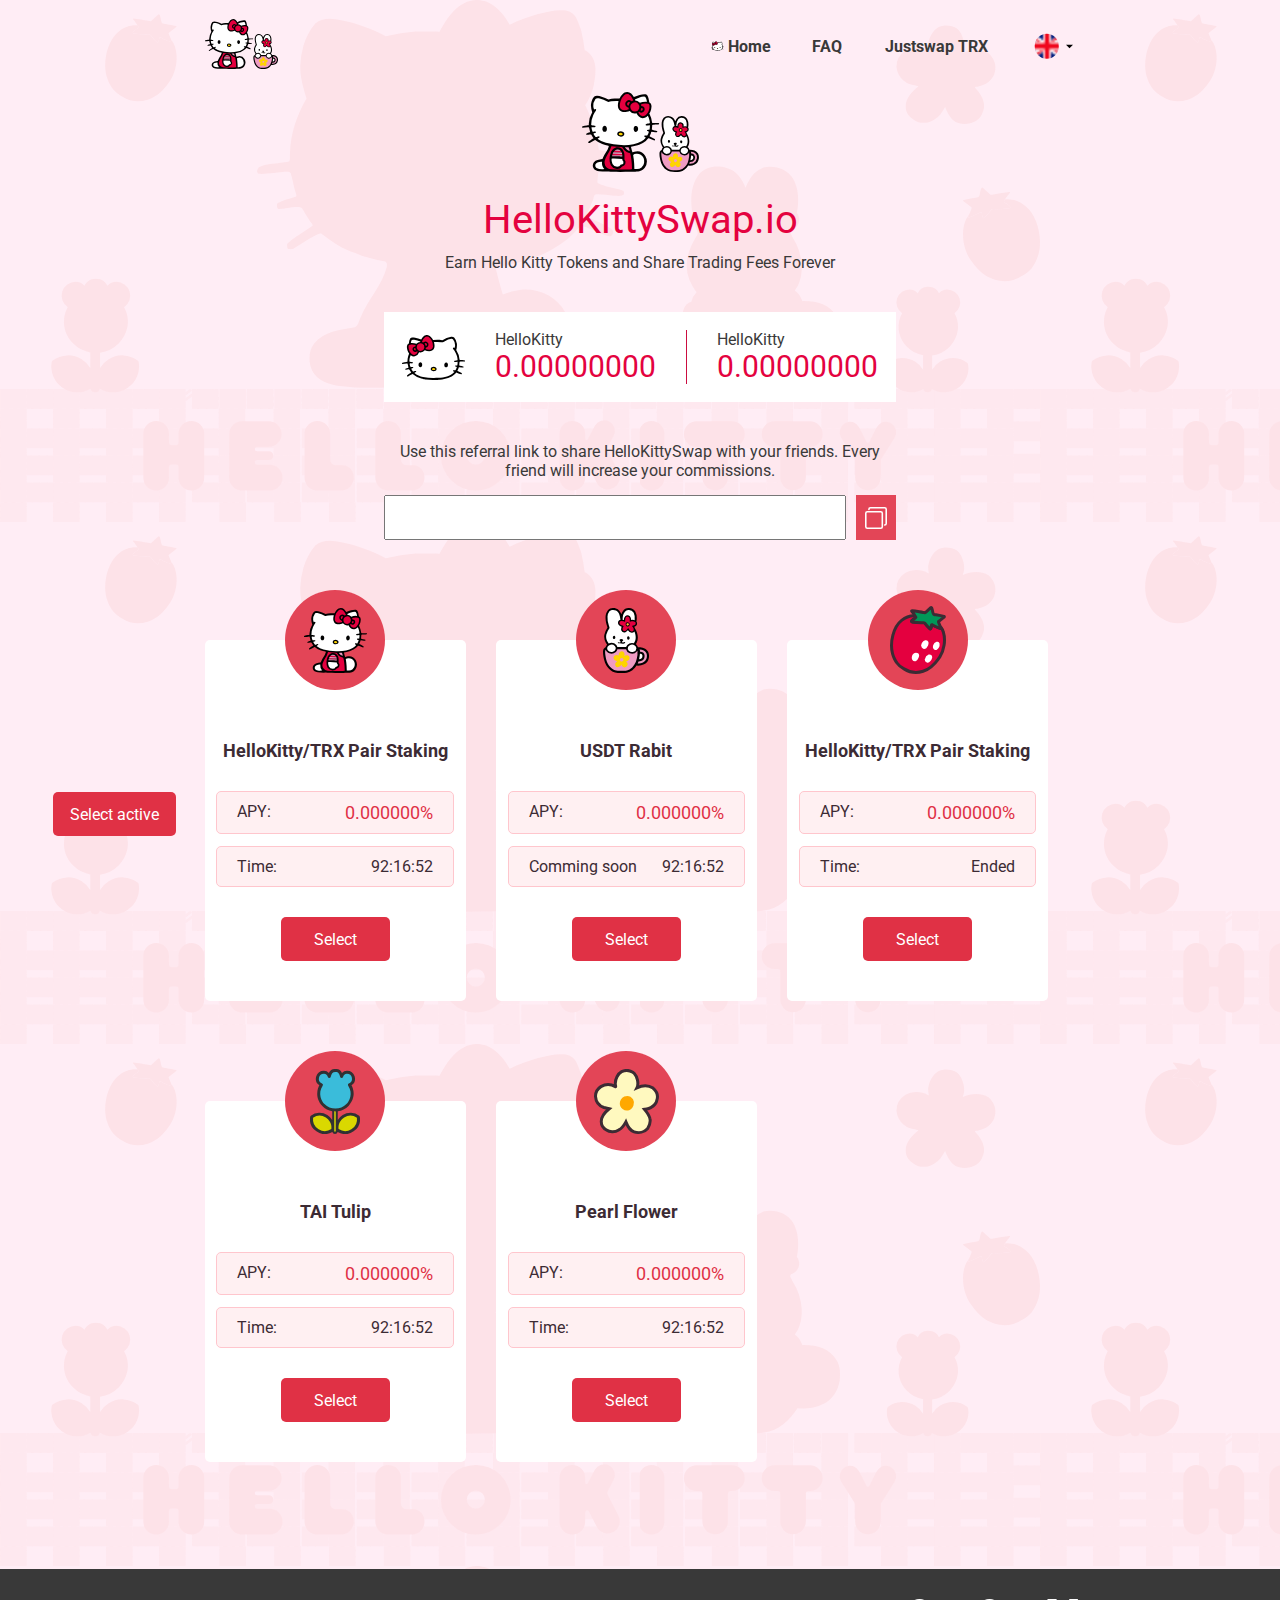
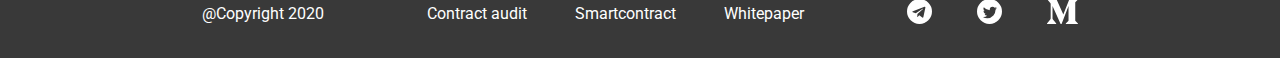
<file: index.html>
<!DOCTYPE html>
<html lang="en">
<head>
    <meta charset="UTF-8">
    <meta http-equiv="X-UA-Compatible" content="IE=edge">
    <meta name="viewport" content="width=device-width, initial-scale=1.0">
    <title>Hello-kitty</title>
    <link rel="stylesheet" href="Style.css">
    <link href="https://fonts.googleapis.com/css2?family=Roboto:ital,wght@0,100;0,300;0,400;0,500;0,700;0,900;1,100;1,300;1,400;1,500;1,700;1,900&display=swap" rel="stylesheet">
</head>
<body>
    <div class="container">
        <div class="c_menu"><img class="img_menu" src="./img/menu.png" alt=""></div>
        <div class="c_header">
            <div class="ch_logo"><img class="chl_img" src="./img/Group 2669.svg" alt=""></div>
            <div class="ch_toolbar">
                    <img class="cht_img" src="./img/Group 2671.svg" alt="">
                    <div class="cht_home" >Home</div>
                    <div class="cht_faq">FAQ</div>
                    <div class="cht_trx">Justswap TRX</div>
                    <div class="cht_nation">
                        <div class="chtn_circle" style="height: 35px;"></div>
                        <!-- <img class="ensign" src="./img/united-kingdom.png" alt=""> -->
                        <img class="arrow" src="./img/down-arrow.svg" alt="">
                    </div>
            </div>
        </div>
        <!-- <div class="img_foggy"><img src="./img/Group 2994.svg" alt=""></div> -->
        <div class="c_middle">
            <div class="cm_top">
                <img class="cmt_img" src="./img/Group 2669.svg" alt="">
                <div class="cmt_textio">HelloKittySwap.io</div>
                <div class="cmt_textEarn">Earn Hello Kitty Tokens and Share Trading Fees Forever</div>
                <div class="cmt_boder">
                    <img class="cmtb_img" src="./img/Group 2671.svg" alt="">
                    <div class="cmtb_single">
                        <div class="cmtbs_text">HelloKitty</div>
                        <div class="cmtbs_number">0.00000000</div>
                    </div>
                    <div class="cmtb_total">
                        <div class="cmtbt_text">HelloKitty</div>
                        <div class="cmtbt_number">0.00000000</div>
                    </div>
                </div>
                <div class="cmt_textUse">Use this referral link to share HelloKittySwap with your friends. Every friend will increase your commissions.</div>
                <div class="cmt_link">
                    <input class="cmtl_input" type="text" >
                    <div class="cmtl_copy"><img src="./img/copy (1).svg" alt=""></div>
                </div>
            </div>
            <div class="cm_contain">
                <div class="cmc_left">
                    <div class="select_all">
                        <div class="select_text">
                            Select active
                        </div>
                    </div>
                </div>
                <div class="cmc_right">

                    <div class="top">
                        <div class="cmcr_boder cmcr_cat">
                                <div class="circle"><img class="circle_img" src="./img/Group 2953.svg" alt=""></div>
                                <div class="text">HelloKitty/TRX Pair Staking</div>
                                <div class="apy">
                                    <div class="a_text">APY:</div>
                                    <div class="a_number">0.000000%</div>
                                </div>
                                <div class="time">
                                    <div class="t_text">Time:</div>
                                    <div class="t_number">92:16:52</div>
                                </div>
                                <div class="select select_text">Select</div>
                        </div>
                        <div class="cmcr_boder cmcr_rabit">
                                <div class="circle"><img class="circle_img" src="./img/Group 2958.svg" alt=""></div>
                                <div class="text">USDT Rabit</div>
                                <div class="apy">
                                    <div class="a_text">APY:</div>
                                    <div class="a_number">0.000000%</div>
                                </div>
                                <div class="time">
                                    <div class="t_text">Comming soon</div>
                                    <div class="t_number">92:16:52</div>
                                </div>
                                <div class="select select_text">Select</div>
                        </div>
                        <div class="cmcr_boder cmcr_staking">
                                <div class="circle"><img class="circle_img" src="./img/Group 2960.svg" alt=""></div>
                                <div class="text">HelloKitty/TRX Pair Staking</div>
                                <div class="apy">
                                    <div class="a_text">APY:</div>
                                    <div class="a_number">0.000000%</div>
                                </div>
                                <div class="time">
                                    <div class="t_text">Time:</div>
                                    <div class="t_number">Ended</div>
                                </div>
                                <div class="select select_text">Select</div>
                        </div>
                    </div>
                    <div class="bott">
                        <div class="cmcr_boder cmcr_tulip">
                                <div class="circle"><img class="circle_img" src="./img/Group 2946.svg" alt=""></div>
                                <div class="text">TAI Tulip</div>
                                <div class="apy">
                                    <div class="a_text">APY:</div>
                                    <div class="a_number">0.000000%</div>
                                </div>
                                <div class="time">
                                    <div class="t_text">Time:</div>
                                    <div class="t_number">92:16:52</div>
                                </div>
                                <div class="select select_text">Select</div>
                        </div>
                        <div class="cmcr_boder cmcr_flower">
                                <div class="circle"><img class="circle_img" src="./img/Group 2947.svg" alt=""></div>
                                <div class="text">Pearl Flower</div>
                                <div class="apy">
                                    <div class="a_text">APY:</div>
                                    <div class="a_number">0.000000%</div>
                                </div>
                                <div class="time">
                                    <div class="t_text">Time:</div>
                                    <div class="t_number">92:16:52</div>
                                </div>
                                <div class="select select_text">Select</div>
                        </div>
                    </div>

                </div>
                <div class="cmc_left">
                </div>
            </div>
        </div>
        <div class="c_footer">
            <div class="cf_wrap">
                <div class="cfw_left text">@Copyright 2020</div>
                <div class="cfw_between">
                    <div class="text text_contract">Contract audit</div>
                    <div class="text text_smart">Smartcontract</div>
                    <div class="text text_white">Whitepaper</div>
                </div>
                <div class="cfw_right">
                    <div class="text telegram"><img src="./img/telegram (1).svg" alt=""></div>
                    <div class="text twitter"><img src="./img/twitter (1).svg" alt=""></div>
                    <div class="text medium"><img src="./img/medium.svg" alt=""></div>
                </div>
            </div>
        </div>
    </div>
</body>
</html>
</file>
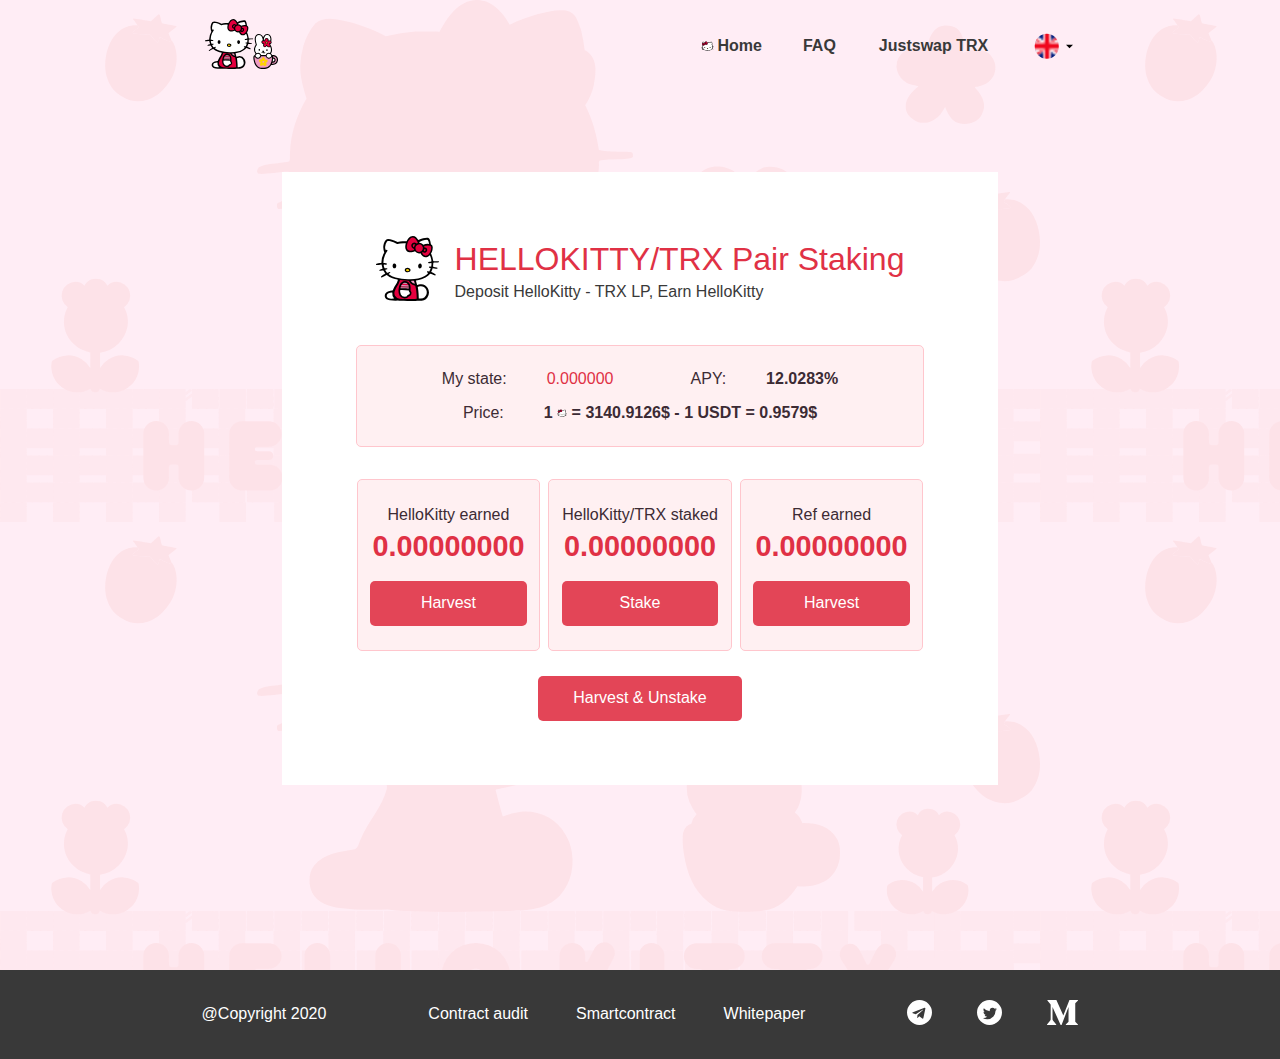
<file: Page(4)/index.html>
<!DOCTYPE html>
<html lang="en">
<head>
    <meta charset="UTF-8">
    <meta http-equiv="X-UA-Compatible" content="IE=edge">
    <meta name="viewport" content="width=device-width, initial-scale=1.0">
    <link rel="stylesheet" href="./Style.css">
    <title>Page(4)</title>
</head>
<body>
    <div class="container">
        <div class="c_menu"><img class="img_menu" src="../img/menu.png" alt=""></div>
        <div class="c_header">
            <div class="ch_logo"><img class="chl_img" src="../img/Group 2669.svg" alt=""></div>
            <div class="ch_toolbar">
                    <img class="cht_img" src="../img/Group 2671.svg" alt="">
                    <div class="cht_home" >Home</div>
                    <div class="cht_faq">FAQ</div>
                    <div class="cht_trx">Justswap TRX</div>
                    <div class="cht_nation">
                        <div class="chtn_circle" style="height: 35px;"></div>
                        <!-- <img class="ensign" src="./img/united-kingdom.png" alt=""> -->
                        <img class="arrow" src="../img/down-arrow.svg" alt="">
                    </div>
            </div>
        </div>
        <div class="c_middle">
            <div class="cm_tittle">
                <div class="cmt_img"><img src="../img/Group 2953.svg" alt=""></div>
                <div class="cmt_text">
                    <div class="text_big">HELLOKITTY/TRX Pair Staking</div>
                    <div class="text_small">Deposit HelloKitty - TRX LP, Earn HelloKitty</div>
                </div>
            </div>
            <div class="cm_information">
                <div class="cmi_text">
                    <div class="text_left">
                        <div class="text">My state:</div>
                        <div class="number">0.000000</div>
                    </div>
                    <div class="text_right">
                        <div class="text">APY:</div>
                        <div class="number">12.0283%</div>
                    </div>
                </div>
                <div class="cmi_recipe">
                    <div class="text_price">Price:</div>
                    <div class="recipe">
                        1
                        <img class="r_img" src="../img/Group 2671.svg" alt="">
                        = 3140.9126$ - 1 USDT = 0.9579$
                    </div>
                </div>
            </div>
            <div class="cm_row">
                <div class="cmr_boder">
                    <div class="text">HelloKitty earned</div>
                    <div class="number">0.00000000</div>
                    <div class="boder_harvest">
                        <div class="harvest">Harvest</div>
                    </div>
                </div>
                <div class="cmr_boder">
                    <div class="text">HelloKitty/TRX staked</div>
                    <div class="number">0.00000000</div>
                    <div class="boder_harvest">
                        <div class="harvest">Stake</div>
                    </div>
                </div>
                <div class="cmr_boder">
                    <div class="text">Ref earned</div>
                    <div class="number">0.00000000</div>
                    <div class="boder_harvest">
                        <div class="harvest">Harvest</div>
                    </div>
                </div>
            </div>
            <div class="cm_unstake">
                <div class="cmu_text">Harvest & Unstake</div>
            </div>
        </div>
        
        <div class="c_footer">
            <div class="cf_wrap">
                <div class="cfw_left text">@Copyright 2020</div>
                <div class="cfw_between">
                    <div class="text text_contract">Contract audit</div>
                    <div class="text text_smart">Smartcontract</div>
                    <div class="text text_white">Whitepaper</div>
                </div>
                <div class="cfw_right">
                    <div class="text telegram"><img src="../img/telegram (1).svg" alt=""></div>
                    <div class="text twitter"><img src="../img/twitter (1).svg" alt=""></div>
                    <div class="text medium"><img src="../img/medium.svg" alt=""></div>
                </div>
            </div>
        </div>
        <div class="c_deposit">
            <div class="cd_border">
                <div class="cdb_header">
                    <div class="cdbh_circle">
                        <img class="cdbhc_img" src="../img/money.svg" alt="">
                    </div>
                </div>
                <div class="cdb_close">
                    <img src="../img/close (2).svg" alt="">
                </div>
                <div class="cdb_content">
                    <div class="text_deposit">DEPOSIT</div>
                    <div class="text_input">Input amount:</div>
                    <div class="cdbc_input">    
                        <input type="text" >
                    </div>
                    <div class="text_hello">
                        <div class="text">HelloKitty/TRX LP Balance:</div>
                        <div class="number">0.0000</div>
                    </div>
                    <div class="cdbc_button">
                        <div class="button_cancel">Cancel</div>
                        <div class="button_confirm">Confirm</div>
                    </div>
                </div>
            </div>
        </div>
        <div class="c_warning">
            <div class="cw_border">
                <img class="img_stripe" src="../img/stripe.jpeg" alt="">
                <div class="cwb_header">
                    <div class="cwbh_circle">
                        <img class="cwbhc_img" src="../img/warning.svg" alt="">
                    </div>
                </div>
                <div class="cwb_close">
                    <img src="../img/close (2).svg" alt="">
                </div>
                <div class="cwb_content">
                    <div class="text_warning">WARNING!</div>
                    <div class="text_you">
                        <!-- <div class="text"> -->
                        You must install TronLink chrome extension to enjoy on 
                        <b>HelloKitty.io!</b> 
                        <!-- </div> -->
                    </div>
                    <div class="text_please">
                        Please visit their <a href="">TronLink website</a> and install it.
                    </div>
                    <div class="cwbc_button">
                        <div class="button_close">Close</div>
                    </div>
                </div>
            </div>
        </div>
    </div>
</body>
</html>
</file>
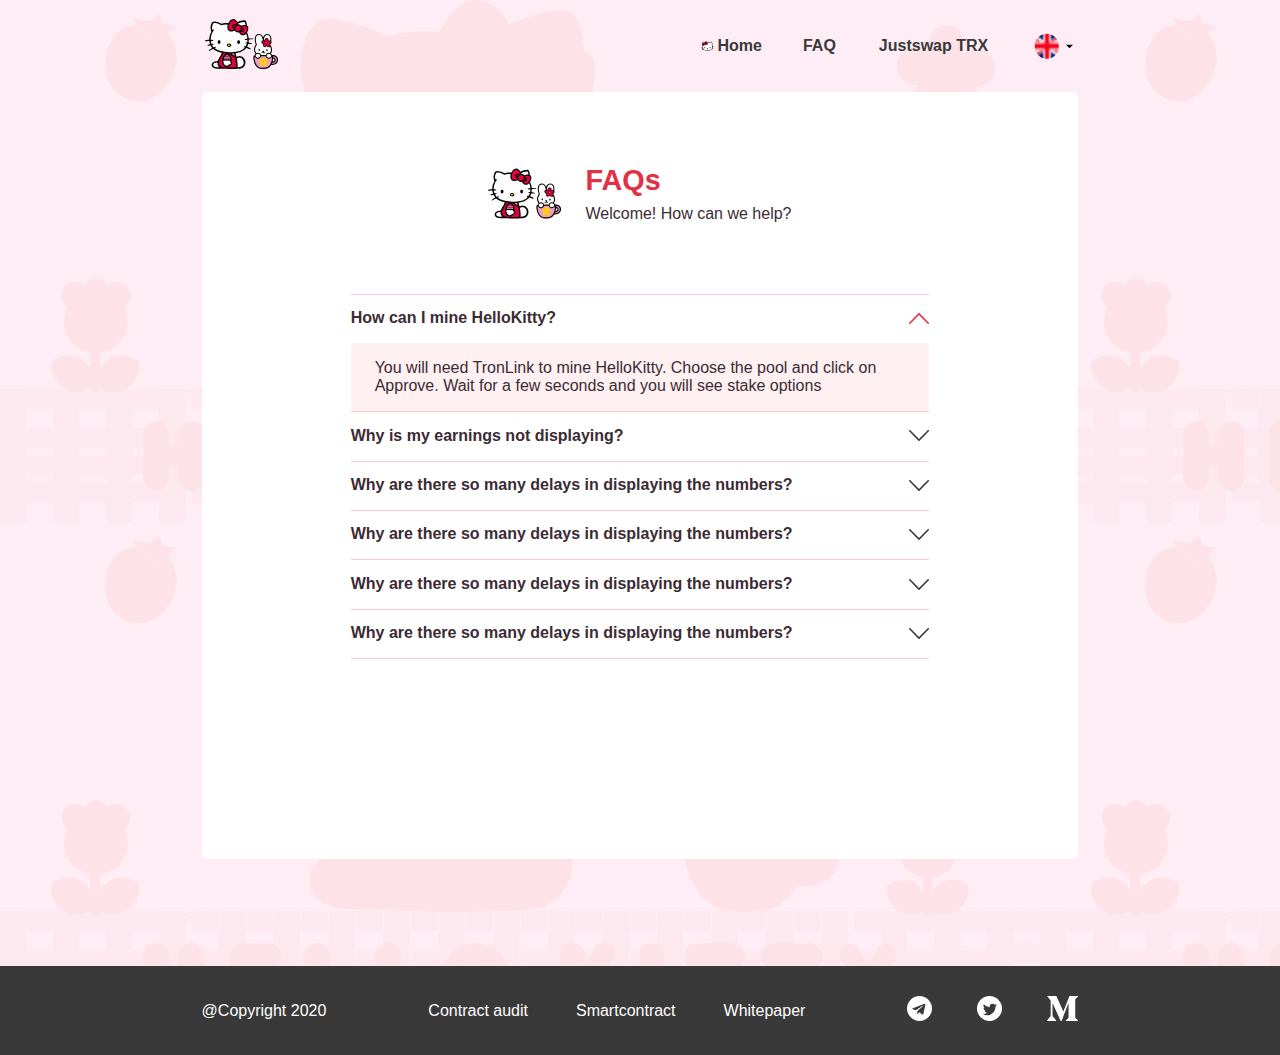
<file: Page(5)/index.html>
<!DOCTYPE html>
<html lang="en">
<head>
    <meta charset="UTF-8">
    <meta http-equiv="X-UA-Compatible" content="IE=edge">
    <meta name="viewport" content="width=device-width, initial-scale=1.0">
    <link rel="stylesheet" href="./Style.css">
    <title>page(5)</title>
</head>
<body>
    <div class="container">
        <div class="c_menu"><img class="img_menu" src="../img/menu.png" alt=""></div>
        <div class="c_header">
                <div class="ch_logo"><img class="chl_img" src="../img/Group 2669.svg" alt=""></div>
                <div class="ch_toolbar">
                        <img class="cht_img" src="../img/Group 2671.svg" alt="">
                        <div class="cht_home" >Home</div>
                        <div class="cht_faq">FAQ</div>
                        <div class="cht_trx">Justswap TRX</div>
                        <div class="cht_nation">
                            <div class="chtn_circle" style="height: 35px;"></div>
                            <!-- <img class="ensign" src="./img/united-kingdom.png" alt=""> -->
                            <img class="arrow" src="../img/down-arrow.svg" alt="">
                        </div>
                </div>
        </div>
        <div class="c_middle">
            <div class="cm_title">
                <img src="../img/Group 2669.svg" alt="">
                <div class="cmt_text">
                    <div class="text_faqs">FAQs</div>
                    <div class="text_welcome">Welcome! How can we help?</div>
                </div>
            </div>
            <div class="cm_content">
                <div class="cmc_row">
                    <div class="cmcr_border">
                        <div class="cmcrb_question">
                            <div class="question_text">How can I mine HelloKitty?</div>
                            <div><img class="question_img" src="../img/next (2).svg" alt=""></div>
                        </div>
                        <div class="cmcrb_answer">
                            <div class="answer_text">You will need TronLink to mine HelloKitty. Choose the pool and click on Approve. Wait for a few seconds and you will see stake options</div>
                        </div>
                    </div>
                </div>
                <div class="cmc_row">
                    <div class="cmcr_border">
                        <div class="cmcrb_question">
                            <div class="question_text">Why is my earnings not displaying?</div>
                            <div><img class="question_img" src="../img/next (1).svg" alt=""></div>
                        </div>
                        <div class="cmcrb_answer">
                            <div class="text"></div>
                        </div>
                    </div>
                </div>
                <div class="cmc_row">
                    <div class="cmcr_border">
                        <div class="cmcrb_question">
                            <div class="question_text">Why are there so many delays in displaying the numbers?</div>
                            <div><img class="question_img" src="../img/next (1).svg" alt=""></div>
                        </div>
                        <div class="cmcrb_answer">
                            <div class="text"></div>
                        </div>
                    </div>
                </div>
                <div class="cmc_row">
                    <div class="cmcr_border">
                        <div class="cmcrb_question">
                            <div class="question_text">Why are there so many delays in displaying the numbers?</div>
                            <div><img class="question_img" src="../img/next (1).svg" alt=""></div>
                        </div>
                        <div class="cmcrb_answer">
                            <div class="text"></div>
                        </div>
                    </div>
                </div>
                <div class="cmc_row">
                    <div class="cmcr_border">
                        <div class="cmcrb_question">
                            <div class="question_text">Why are there so many delays in displaying the numbers?</div>
                            <div><img class="question_img" src="../img/next (1).svg" alt=""></div>
                        </div>
                        <div class="cmcrb_answer">
                            <div class="text"></div>
                        </div>
                    </div>
                </div>
                <div class="cmc_row">   
                    <div class="cmcr_border">
                        <div class="cmcrb_question row_last">
                            <div class="question_text">Why are there so many delays in displaying the numbers?</div>
                            <div><img class="question_img" src="../img/next (1).svg" alt=""></div>
                        </div>
                        <div class="cmcrb_answer">
                            <div class="text_bott"></div>
                        </div>
                    </div>
                </div>
            </div>
        </div>
        <div class="c_footer">
            <div class="cf_wrap">
                <div class="cfw_left text">@Copyright 2020</div>
                <div class="cfw_between">
                    <div class="text text_contract">Contract audit</div>
                    <div class="text text_smart">Smartcontract</div>
                    <div class="text text_white">Whitepaper</div>
                </div>
                <div class="cfw_right">
                    <div class="text telegram"><img src="../img/telegram (1).svg" alt=""></div>
                    <div class="text twitter"><img src="../img/twitter (1).svg" alt=""></div>
                    <div class="text medium"><img src="../img/medium.svg" alt=""></div>
                </div>
            </div>
        </div>
    </div>
</body>
</html>
</file>
<file: Style.css>
* {
  font-family: 'Roboto', sans-serif;
}

body {
  margin: 0;
  padding: 0;
}

.select {
  width: 42%;
  height: 44px;
  background-color: #E03145;
  border-radius: 5px;
  display: -webkit-box;
  display: -ms-flexbox;
  display: flex;
  -webkit-box-align: center;
      -ms-flex-align: center;
          align-items: center;
  -webkit-box-pack: center;
      -ms-flex-pack: center;
          justify-content: center;
  margin: 30px 0 40px 0;
}

.select_text {
  font-size: 16px;
  color: #FFFFFF;
}

.container {
  background-color: #FFEDF5;
  background-image: url("./img/Group 2994.svg");
}

.container .c_middle .cm_top {
  text-align: center;
  margin: 0 auto;
}

.container .c_middle .cm_top .cmt_img {
  width: 117px;
  height: 80px;
}

.container .c_middle .cm_top .cmt_textio {
  color: #E4023F;
  margin: 20px 0 10px 0;
}

.container .c_middle .cm_top .cmt_textEarn {
  font-size: 16px;
  color: #393939;
}

.container .c_middle .cm_top .cmt_textUse {
  font-size: 16px;
  color: #3A3A3A;
}

.container .c_middle .cm_top .cmt_link {
  display: -webkit-box;
  display: -ms-flexbox;
  display: flex;
  margin-top: 15px;
  -webkit-box-pack: center;
      -ms-flex-pack: center;
          justify-content: center;
  margin: 15px auto 0 auto;
}

.container .c_middle .cm_top .cmt_link .cmtl_input {
  width: 100%;
}

.container .c_middle .cm_top .cmt_link .cmtl_copy {
  width: 45px;
  height: 45px;
  background-color: #E34557;
  margin-left: 10px;
  -webkit-box-align: center;
      -ms-flex-align: center;
          align-items: center;
  -webkit-box-pack: center;
      -ms-flex-pack: center;
          justify-content: center;
  display: -webkit-box;
  display: -ms-flexbox;
  display: flex;
}

.container .c_middle .select_all {
  width: 60%;
  height: 44px;
  background-color: #E03145;
  border-radius: 5px;
  display: -webkit-box;
  display: -ms-flexbox;
  display: flex;
  -webkit-box-pack: center;
      -ms-flex-pack: center;
          justify-content: center;
  -webkit-box-align: center;
      -ms-flex-align: center;
          align-items: center;
  margin-left: 26%;
  margin-top: 123%;
}

.container .c_middle .cm_contain {
  display: -webkit-box;
  display: -ms-flexbox;
  display: flex;
}

.container .c_middle .cm_contain .cmc_left {
  width: 16%;
}

.container .c_middle .cm_contain .cmc_right {
  -webkit-box-flex: 1;
      -ms-flex: 1;
          flex: 1;
  margin: 0 auto;
}

.container .c_middle .cm_contain .cmc_right .cmcr_boder {
  background-color: white;
  display: -webkit-box;
  display: -ms-flexbox;
  display: flex;
  -webkit-box-orient: vertical;
  -webkit-box-direction: normal;
      -ms-flex-direction: column;
          flex-direction: column;
  -webkit-box-pack: center;
      -ms-flex-pack: center;
          justify-content: center;
  -webkit-box-align: center;
      -ms-flex-align: center;
          align-items: center;
  margin-top: 100px;
  border-radius: 5px;
  text-align: center;
}

.container .c_middle .cm_contain .cmc_right .cmcr_boder .circle {
  width: 100px;
  height: 100px;
  border-radius: 50%;
  background-color: #E34557;
  -webkit-box-align: center;
      -ms-flex-align: center;
          align-items: center;
  -webkit-box-pack: center;
      -ms-flex-pack: center;
          justify-content: center;
  display: -webkit-box;
  display: -ms-flexbox;
  display: flex;
  position: relative;
  top: -50px;
}

.container .c_middle .cm_contain .cmc_right .cmcr_boder .text {
  font-size: 18px;
  font-weight: bold;
  color: #3C2B34;
}

.container .c_middle .cm_contain .cmc_right .cmcr_boder .apy {
  display: -webkit-box;
  display: -ms-flexbox;
  display: flex;
  width: 75%;
  -webkit-box-pack: justify;
      -ms-flex-pack: justify;
          justify-content: space-between;
  background-color: #FFF0F2;
  padding: 10px 20px;
  border-radius: 5px;
  margin: 30px 0 12px 0;
  border: 1px solid #FFC6CD;
}

.container .c_middle .cm_contain .cmc_right .cmcr_boder .apy .a_text {
  color: #3C2B34;
  font-size: 16px;
}

.container .c_middle .cm_contain .cmc_right .cmcr_boder .apy .a_number {
  color: #E03145;
  font-size: 18px;
}

.container .c_middle .cm_contain .cmc_right .cmcr_boder .time {
  display: -webkit-box;
  display: -ms-flexbox;
  display: flex;
  width: 75%;
  -webkit-box-pack: justify;
      -ms-flex-pack: justify;
          justify-content: space-between;
  background-color: #FFF0F2;
  padding: 10px 20px;
  border-radius: 5px;
  border: 1px solid #FFC6CD;
}

.container .c_middle .cm_contain .cmc_right .cmcr_boder .time .t_text {
  color: #3C2B34;
  font-size: 16px;
}

.container .c_middle .cm_contain .cmc_right .cmcr_boder .time .t_number {
  color: #3C2B34;
  font-size: 16px;
}

.container .c_footer {
  background-color: #393939;
  margin-top: 107px;
  width: 100%;
}

.container .c_footer .cf_wrap {
  display: -webkit-box;
  display: -ms-flexbox;
  display: flex;
  width: 68.5%;
  -webkit-box-pack: justify;
      -ms-flex-pack: justify;
          justify-content: space-between;
  -webkit-box-align: center;
      -ms-flex-align: center;
          align-items: center;
  margin: 0 auto;
  padding: 30px 0;
}

.container .c_footer .cf_wrap .text {
  color: #FFFFFF;
  font-size: 16px;
}

.container .c_footer .cf_wrap .cfw_between {
  display: -webkit-box;
  display: -ms-flexbox;
  display: flex;
}

.container .c_footer .cf_wrap .cfw_right {
  display: -webkit-box;
  display: -ms-flexbox;
  display: flex;
}

.container .select:hover, .container .select_all:hover {
  background-color: #f8d1e2;
}

@media only screen and (min-width: 1200px) {
  .c_header {
    display: -webkit-box;
    display: -ms-flexbox;
    display: flex;
    -webkit-box-pack: justify;
        -ms-flex-pack: justify;
            justify-content: space-between;
    margin: 0 16%;
    padding: 1.5% 0;
  }
  .c_header .ch_logo .chl_img {
    width: 73px;
    height: 50px;
  }
  .c_header .ch_toolbar {
    display: -webkit-box;
    display: -ms-flexbox;
    display: flex;
    -webkit-box-align: center;
        -ms-flex-align: center;
            align-items: center;
  }
  .c_header .ch_toolbar .cht_img {
    width: 13px;
    height: 10px;
    margin-right: 4px;
  }
  .c_header .ch_toolbar .cht_home {
    margin-right: 41px;
    font-size: 16px;
    font-weight: bold;
    color: #393939;
  }
  .c_header .ch_toolbar .cht_faq {
    margin-right: 43px;
    font-size: 16px;
    font-weight: bold;
    color: #393939;
  }
  .c_header .ch_toolbar .cht_trx {
    margin-right: 41px;
    font-size: 16px;
    font-weight: bold;
    color: #393939;
  }
  .c_header .ch_toolbar .cht_nation {
    display: -webkit-box;
    display: -ms-flexbox;
    display: flex;
    -webkit-box-align: center;
        -ms-flex-align: center;
            align-items: center;
  }
  .c_header .ch_toolbar .cht_nation .chtn_circle {
    height: 35px;
    width: 35px;
    position: relative;
  }
  .c_header .ch_toolbar .cht_nation .chtn_circle:before {
    content: '';
    position: absolute;
    width: 70%;
    height: calc(0.7 * 35px);
    top: 50%;
    left: 50%;
    -webkit-transform: translate(-50%, -50%);
            transform: translate(-50%, -50%);
    border-radius: 50%;
    background-image: url(./img/lang/en.png);
    background-size: 160%;
    background-position: center;
  }
  .c_header .ch_toolbar .cht_nation .ensign {
    border-radius: 50%;
    width: 25px;
    height: 25px;
  }
  .c_header .ch_toolbar .cht_nation .arrow {
    width: 11px;
    height: 7px;
  }
  .cm_top {
    width: 40%;
  }
  .cm_top .cmt_textio {
    font-size: 40px;
  }
  .top {
    display: -webkit-box;
    display: -ms-flexbox;
    display: flex;
    -webkit-box-align: center;
        -ms-flex-align: center;
            align-items: center;
  }
  .top .cmcr_staking {
    margin-right: 0;
  }
  .bott {
    display: -webkit-box;
    display: -ms-flexbox;
    display: flex;
  }
  .cmt_boder {
    display: -webkit-box;
    display: -ms-flexbox;
    display: flex;
    -webkit-box-pack: center;
        -ms-flex-pack: center;
            justify-content: center;
    -webkit-box-align: center;
        -ms-flex-align: center;
            align-items: center;
    margin: 40px auto;
    background-color: white;
  }
  .cmt_boder .cmtb_img {
    width: 63px;
    height: 45px;
  }
  .cmt_boder .cmtb_single {
    text-align: left;
    padding: 0 30px;
    border-right: 1px solid #CB0D40;
    margin: 18px 0;
  }
  .cmt_boder .cmtb_single .cmtbs_text {
    font-size: 16px;
    color: #393939;
  }
  .cmt_boder .cmtb_single .cmtbs_number {
    font-size: 30px;
    color: #E4023F;
  }
  .cmt_boder .cmtb_total {
    text-align: left;
    padding-left: 30px;
  }
  .cmt_boder .cmtb_total .cmtbt_text {
    font-size: 16px;
    color: #393939;
  }
  .cmt_boder .cmtb_total .cmtbt_number {
    font-size: 30px;
    color: #E4023F;
  }
  .cmcr_boder {
    width: 30%;
  }
  .cmcr_boder {
    margin-right: 30px;
  }
  .text_smart {
    margin: 0 48px;
  }
  .twitter {
    margin: 0 45px;
  }
  .c_menu {
    display: none;
  }
}

@media only screen and (min-width: 768px) and (max-width: 1199.5px) {
  .c_menu {
    display: none;
  }
  .c_header {
    display: -webkit-box;
    display: -ms-flexbox;
    display: flex;
    -webkit-box-pack: justify;
        -ms-flex-pack: justify;
            justify-content: space-between;
    margin: 0 16%;
    padding: 1.5% 0;
  }
  .c_header .ch_logo .chl_img {
    width: 73px;
    height: 50px;
  }
  .c_header .ch_toolbar {
    display: -webkit-box;
    display: -ms-flexbox;
    display: flex;
    -webkit-box-align: center;
        -ms-flex-align: center;
            align-items: center;
  }
  .c_header .ch_toolbar .cht_img {
    width: 13px;
    height: 10px;
    margin-right: 4px;
  }
  .c_header .ch_toolbar .cht_home {
    margin-right: 41px;
    font-size: 16px;
    font-weight: bold;
    color: #393939;
  }
  .c_header .ch_toolbar .cht_faq {
    margin-right: 43px;
    font-size: 16px;
    font-weight: bold;
    color: #393939;
  }
  .c_header .ch_toolbar .cht_trx {
    margin-right: 41px;
    font-size: 16px;
    font-weight: bold;
    color: #393939;
  }
  .c_header .ch_toolbar .cht_nation {
    display: -webkit-box;
    display: -ms-flexbox;
    display: flex;
    -webkit-box-align: center;
        -ms-flex-align: center;
            align-items: center;
  }
  .c_header .ch_toolbar .cht_nation .chtn_circle {
    height: 35px;
    width: 35px;
    position: relative;
  }
  .c_header .ch_toolbar .cht_nation .chtn_circle:before {
    content: '';
    position: absolute;
    width: 70%;
    height: calc(0.7 * 35px);
    top: 50%;
    left: 50%;
    -webkit-transform: translate(-50%, -50%);
            transform: translate(-50%, -50%);
    border-radius: 50%;
    background-image: url(./img/lang/en.png);
    background-size: 160%;
    background-position: center;
  }
  .c_header .ch_toolbar .cht_nation .ensign {
    border-radius: 50%;
    width: 25px;
    height: 25px;
  }
  .c_header .ch_toolbar .cht_nation .arrow {
    width: 11px;
    height: 7px;
  }
  .cmt_textio {
    font-size: 40px;
  }
  .top {
    display: -webkit-box;
    display: -ms-flexbox;
    display: flex;
    -webkit-box-align: center;
        -ms-flex-align: center;
            align-items: center;
  }
  .top .cmcr_staking {
    margin-right: 0;
  }
  .bott {
    display: -webkit-box;
    display: -ms-flexbox;
    display: flex;
    width: 100%;
  }
  .bott .cmcr_tulip {
    margin-right: 30px;
  }
  .cmt_boder {
    display: -webkit-box;
    display: -ms-flexbox;
    display: flex;
    -webkit-box-pack: center;
        -ms-flex-pack: center;
            justify-content: center;
    -webkit-box-align: center;
        -ms-flex-align: center;
            align-items: center;
    margin: 40px auto;
    background-color: white;
  }
  .cmt_boder .cmtb_img {
    width: 63px;
    height: 45px;
  }
  .cmt_boder .cmtb_single {
    text-align: left;
    padding: 0 30px;
    border-right: 1px solid #CB0D40;
    margin: 18px 0;
  }
  .cmt_boder .cmtb_single .cmtbs_text {
    font-size: 16px;
    color: #393939;
  }
  .cmt_boder .cmtb_single .cmtbs_number {
    font-size: 30px;
    color: #E4023F;
  }
  .cmt_boder .cmtb_total {
    text-align: left;
    padding-left: 30px;
  }
  .cmt_boder .cmtb_total .cmtbt_text {
    font-size: 16px;
    color: #393939;
  }
  .cmt_boder .cmtb_total .cmtbt_number {
    font-size: 30px;
    color: #E4023F;
  }
  .cm_top {
    width: 68%;
  }
  .cmcr_boder {
    width: 30%;
  }
  .cmcr_boder {
    margin-right: 30px;
  }
  .text_smart {
    margin: 0 48px;
  }
  .twitter {
    margin: 0 45px;
  }
  .cfw_between {
    margin: 0 15px;
  }
}

@media only screen and (max-width: 767.5px) {
  .c_header {
    display: none;
  }
  .c_menu .img_menu {
    margin: 20px 0 0 20px;
  }
  .cmc_left {
    display: none;
  }
  .cmt_boder {
    display: -webkit-box;
    display: -ms-flexbox;
    display: flex;
    -webkit-box-pack: center;
        -ms-flex-pack: center;
            justify-content: center;
    -webkit-box-orient: vertical;
    -webkit-box-direction: normal;
        -ms-flex-direction: column;
            flex-direction: column;
    width: 50%;
    -webkit-box-align: center;
        -ms-flex-align: center;
            align-items: center;
    margin: 40px auto;
    background-color: white;
  }
  .cmt_boder .cmtb_img {
    width: 63px;
    height: 45px;
  }
  .cmt_boder .cmtb_single {
    text-align: left;
    padding: 0 30px;
    margin: 18px 0;
  }
  .cmt_boder .cmtb_single .cmtbs_text {
    font-size: 16px;
    color: #393939;
  }
  .cmt_boder .cmtb_single .cmtbs_number {
    font-size: 20px;
    color: #E4023F;
  }
  .cmt_boder .cmtb_total {
    text-align: left;
  }
  .cmt_boder .cmtb_total .cmtbt_text {
    font-size: 16px;
    color: #393939;
  }
  .cmt_boder .cmtb_total .cmtbt_number {
    font-size: 20px;
    color: #E4023F;
  }
  .top {
    margin: 0 18px;
    -webkit-box-orient: vertical;
    -webkit-box-direction: normal;
        -ms-flex-direction: column;
            flex-direction: column;
  }
  .bott {
    margin: 0 18px;
  }
  .cmcr_boder {
    margin-right: 0;
  }
  .text_smart {
    margin: 0 10px;
  }
  .twitter {
    margin: 0 10px;
  }
  .cm_top {
    width: 94%;
  }
  .cm_top .cmt_textio {
    font-size: 20px;
  }
  .cf_wrap {
    -webkit-box-orient: vertical;
    -webkit-box-direction: normal;
        -ms-flex-direction: column;
            flex-direction: column;
  }
  .cf_wrap .cfw_between {
    margin: 3px 0;
  }
}
/*# sourceMappingURL=Style.css.map */
</file>
<file: Page(4)/Style.css>
* {
  font-family: 'Roboto', sans-serif;
  font-size: 16px;
  color: #3C2B34;
}

body {
  margin: 0;
  padding: 0;
}

.container {
  background-color: #FFEDF5;
  background-image: url("../img/Group 2994.svg");
  width: 100%;
  height: 100%;
  position: relative;
}

.container .c_middle {
  margin: 0 auto;
  height: 38%;
  display: -webkit-box;
  display: -ms-flexbox;
  display: flex;
  background-color: #FFFFFF;
  -webkit-box-orient: vertical;
  -webkit-box-direction: normal;
      -ms-flex-direction: column;
          flex-direction: column;
  -webkit-box-pack: center;
      -ms-flex-pack: center;
          justify-content: center;
  -webkit-box-align: center;
      -ms-flex-align: center;
          align-items: center;
  margin-top: 80px;
  margin-bottom: 185px;
}

.container .c_middle .cm_tittle {
  display: -webkit-box;
  display: -ms-flexbox;
  display: flex;
  -webkit-box-pack: center;
      -ms-flex-pack: center;
          justify-content: center;
  -webkit-box-align: center;
      -ms-flex-align: center;
          align-items: center;
  margin-top: 4rem;
  margin-bottom: 2.5rem;
}

.container .c_middle .cm_tittle .cmt_text {
  margin-left: 1rem;
}

.container .c_middle .cm_tittle .cmt_text .text_big {
  color: #E03145;
  margin-bottom: 0.3rem;
}

.container .c_middle .cm_tittle .cmt_text .text_small {
  color: #393939;
}

.container .c_middle .cm_information {
  display: -webkit-box;
  display: -ms-flexbox;
  display: flex;
  -webkit-box-orient: vertical;
  -webkit-box-direction: normal;
      -ms-flex-direction: column;
          flex-direction: column;
  -webkit-box-pack: center;
      -ms-flex-pack: center;
          justify-content: center;
  -webkit-box-align: center;
      -ms-flex-align: center;
          align-items: center;
  width: 79%;
  height: 17%;
  background-color: #FFF0F2;
  border: 1px solid #FFC6CD;
  margin-bottom: 2rem;
  border-radius: 5px;
}

.container .c_middle .cm_information .cmi_text {
  display: -webkit-box;
  display: -ms-flexbox;
  display: flex;
  width: 70%;
  -webkit-box-pack: justify;
      -ms-flex-pack: justify;
          justify-content: space-between;
  -webkit-box-align: center;
      -ms-flex-align: center;
          align-items: center;
  margin-top: 1.5rem;
}

.container .c_middle .cm_information .cmi_text .text_left {
  display: -webkit-box;
  display: -ms-flexbox;
  display: flex;
}

.container .c_middle .cm_information .cmi_text .text_left .text {
  margin-right: 2.5rem;
}

.container .c_middle .cm_information .cmi_text .text_left .number {
  color: #E03145;
}

.container .c_middle .cm_information .cmi_text .text_right {
  display: -webkit-box;
  display: -ms-flexbox;
  display: flex;
}

.container .c_middle .cm_information .cmi_text .text_right .text {
  margin-right: 2.5rem;
}

.container .c_middle .cm_information .cmi_text .text_right .number {
  font-weight: bold;
}

.container .c_middle .cm_information .cmi_recipe {
  display: -webkit-box;
  display: -ms-flexbox;
  display: flex;
  margin-bottom: 1.5rem;
  margin-top: 1rem;
}

.container .c_middle .cm_information .cmi_recipe .text_price {
  margin-right: 2.5rem;
}

.container .c_middle .cm_information .cmi_recipe .recipe {
  font-weight: bold;
}

.container .c_middle .cm_information .cmi_recipe .recipe .r_img {
  width: 10px;
  height: 10px;
}

.container .c_middle .cm_row {
  width: 79%;
  display: -webkit-box;
  display: -ms-flexbox;
  display: flex;
  -webkit-box-pack: justify;
      -ms-flex-pack: justify;
          justify-content: space-between;
}

.container .c_middle .cm_row .cmr_boder {
  display: -webkit-box;
  display: -ms-flexbox;
  display: flex;
  -webkit-box-pack: center;
      -ms-flex-pack: center;
          justify-content: center;
  -webkit-box-align: center;
      -ms-flex-align: center;
          align-items: center;
  -webkit-box-orient: vertical;
  -webkit-box-direction: normal;
      -ms-flex-direction: column;
          flex-direction: column;
  background-color: #FFF0F2;
  border: 1px solid #FFC6CD;
  border-radius: 5px;
}

.container .c_middle .cm_row .cmr_boder .text {
  margin-top: 1.6rem;
  margin-bottom: 0.4rem;
}

.container .c_middle .cm_row .cmr_boder .number {
  color: #E03145;
  font-size: 1.8rem;
  font-weight: bold;
}

.container .c_middle .cm_row .cmr_boder .boder_harvest {
  background-color: #E34557;
  margin-top: 1.1rem;
  margin-bottom: 1.5rem;
  width: 9.8rem;
  height: 2.8rem;
  display: -webkit-box;
  display: -ms-flexbox;
  display: flex;
  -webkit-box-pack: center;
      -ms-flex-pack: center;
          justify-content: center;
  -webkit-box-align: center;
      -ms-flex-align: center;
          align-items: center;
  border-radius: 5px;
}

.container .c_middle .cm_row .cmr_boder .boder_harvest .harvest {
  color: #FFFFFF;
}

.container .c_middle .cm_row .cmr_boder .boder_harvest:hover {
  background-color: #f8d1e2;
  cursor: -webkit-grabbing;
  cursor: grabbing;
}

.container .c_middle .cm_unstake {
  width: 12.8rem;
  height: 2.8rem;
  background-color: #E34557;
  display: -webkit-box;
  display: -ms-flexbox;
  display: flex;
  -webkit-box-pack: center;
      -ms-flex-pack: center;
          justify-content: center;
  -webkit-box-align: center;
      -ms-flex-align: center;
          align-items: center;
  border-radius: 5px;
  margin-top: 25px;
  margin-bottom: 64px;
}

.container .c_middle .cm_unstake .cmu_text {
  color: #FFFFFF;
}

.container .c_middle .cm_unstake:hover {
  background-color: #f8d1e2;
  cursor: -webkit-grabbing;
  cursor: grabbing;
}

.container .c_footer {
  background-color: #393939;
  margin-top: 107px;
  width: 100%;
}

.container .c_footer .cf_wrap {
  display: -webkit-box;
  display: -ms-flexbox;
  display: flex;
  width: 68.5%;
  -webkit-box-pack: justify;
      -ms-flex-pack: justify;
          justify-content: space-between;
  -webkit-box-align: center;
      -ms-flex-align: center;
          align-items: center;
  margin: 0 auto;
  padding: 30px 0;
}

.container .c_footer .cf_wrap .text {
  color: #FFFFFF;
  font-size: 16px;
}

.container .c_footer .cf_wrap .cfw_between {
  display: -webkit-box;
  display: -ms-flexbox;
  display: flex;
}

.container .c_footer .cf_wrap .cfw_right {
  display: -webkit-box;
  display: -ms-flexbox;
  display: flex;
}

.container .c_deposit {
  position: absolute;
  width: 100%;
  height: 100%;
  background-color: #0d0403b6;
  top: 0px;
  display: -webkit-box;
  display: -ms-flexbox;
  display: flex;
  -webkit-box-pack: center;
      -ms-flex-pack: center;
          justify-content: center;
  -webkit-box-align: center;
      -ms-flex-align: center;
          align-items: center;
  display: none;
}

.container .c_deposit .cd_border {
  background-color: #FFFFFF;
  border-top: 1rem solid #4EAD60;
  display: -webkit-box;
  display: -ms-flexbox;
  display: flex;
  -webkit-box-orient: vertical;
  -webkit-box-direction: normal;
      -ms-flex-direction: column;
          flex-direction: column;
  -webkit-box-align: center;
      -ms-flex-align: center;
          align-items: center;
  -webkit-box-pack: center;
      -ms-flex-pack: center;
          justify-content: center;
  position: relative;
}

.container .c_deposit .cd_border .cdb_header {
  position: absolute;
  top: -75px;
}

.container .c_deposit .cd_border .cdb_header .cdbh_circle {
  width: 10rem;
  height: 10rem;
  border-radius: 50%;
  background-color: white;
  display: -webkit-box;
  display: -ms-flexbox;
  display: flex;
  -webkit-box-pack: center;
      -ms-flex-pack: center;
          justify-content: center;
}

.container .c_deposit .cd_border .cdb_header .cdbh_circle .cdbhc_img {
  width: 7rem;
  height: 5rem;
  margin-top: 1.5rem;
}

.container .c_deposit .cd_border .cdb_close {
  position: absolute;
  top: 1rem;
  right: 1rem;
}

.container .c_deposit .cd_border .cdb_content {
  z-index: 1;
  margin-top: 5rem;
  width: 50%;
}

.container .c_deposit .cd_border .cdb_content .text_deposit {
  text-align: center;
  font-weight: bold;
  color: #3A3A3A;
}

.container .c_deposit .cd_border .cdb_content .text_input {
  margin-top: 40px;
}

.container .c_deposit .cd_border .cdb_content .cdbc_input {
  width: 100%;
  border: 1px solid #3C2B34;
  border-radius: 5px;
  margin: 0.8rem 0;
}

.container .c_deposit .cd_border .cdb_content .cdbc_input input {
  width: 90%;
  height: 2rem;
  border: none;
  margin-left: 5px;
  outline: none;
}

.container .c_deposit .cd_border .cdb_content .text_hello {
  margin-bottom: 3.1rem;
  display: -webkit-box;
  display: -ms-flexbox;
  display: flex;
  -webkit-box-pack: end;
      -ms-flex-pack: end;
          justify-content: flex-end;
}

.container .c_deposit .cd_border .cdb_content .text_hello .text {
  font-weight: bold;
  color: #3A3A3A;
}

.container .c_deposit .cd_border .cdb_content .text_hello .number {
  color: #E03145;
  font-weight: bold;
}

.container .c_deposit .cd_border .cdb_content .cdbc_button {
  display: -webkit-box;
  display: -ms-flexbox;
  display: flex;
  width: 100%;
  -webkit-box-pack: justify;
      -ms-flex-pack: justify;
          justify-content: space-between;
  margin-bottom: 5.1rem;
}

.container .c_deposit .cd_border .cdb_content .cdbc_button .button_cancel {
  background-color: #E0DBD2;
  width: 46%;
  height: 2.75rem;
  display: -webkit-box;
  display: -ms-flexbox;
  display: flex;
  -webkit-box-pack: center;
      -ms-flex-pack: center;
          justify-content: center;
  -webkit-box-align: center;
      -ms-flex-align: center;
          align-items: center;
  border-radius: 5px;
}

.container .c_deposit .cd_border .cdb_content .cdbc_button .button_confirm {
  background-color: #E34557;
  width: 46%;
  height: 2.75rem;
  display: -webkit-box;
  display: -ms-flexbox;
  display: flex;
  -webkit-box-pack: center;
      -ms-flex-pack: center;
          justify-content: center;
  -webkit-box-align: center;
      -ms-flex-align: center;
          align-items: center;
  border-radius: 5px;
}

.container .c_deposit .cd_border .cdb_content .cdbc_button .button_cancel:hover, .container .c_deposit .cd_border .cdb_content .cdbc_button .button_confirm:hover {
  opacity: 0.8;
}

.container .c_warning {
  position: absolute;
  width: 100%;
  height: 100%;
  background-color: #0d0403b6;
  top: 0px;
  display: -webkit-box;
  display: -ms-flexbox;
  display: flex;
  -webkit-box-pack: center;
      -ms-flex-pack: center;
          justify-content: center;
  -webkit-box-align: center;
      -ms-flex-align: center;
          align-items: center;
  display: none;
}

.container .c_warning .cw_border {
  background-color: #FFFFFF;
  display: -webkit-box;
  display: -ms-flexbox;
  display: flex;
  -webkit-box-orient: vertical;
  -webkit-box-direction: normal;
      -ms-flex-direction: column;
          flex-direction: column;
  -webkit-box-align: center;
      -ms-flex-align: center;
          align-items: center;
  -webkit-box-pack: center;
      -ms-flex-pack: center;
          justify-content: center;
  position: relative;
}

.container .c_warning .cw_border .img_stripe {
  height: 0.6rem;
  width: 100%;
}

.container .c_warning .cw_border .cwb_header {
  position: absolute;
  top: -75px;
}

.container .c_warning .cw_border .cwb_header .cwbh_circle {
  width: 10rem;
  height: 10rem;
  border-radius: 50%;
  background-color: white;
  display: -webkit-box;
  display: -ms-flexbox;
  display: flex;
  -webkit-box-pack: center;
      -ms-flex-pack: center;
          justify-content: center;
}

.container .c_warning .cw_border .cwb_header .cwbh_circle .cwbhc_img {
  width: 7rem;
  height: 5rem;
  margin-top: 1.5rem;
}

.container .c_warning .cw_border .cwb_close {
  position: absolute;
  top: 2rem;
  right: 1rem;
}

.container .c_warning .cw_border .cwb_content {
  z-index: 1;
  margin-top: 5rem;
  width: 54%;
  -webkit-box-pack: center;
      -ms-flex-pack: center;
          justify-content: center;
  -webkit-box-align: center;
      -ms-flex-align: center;
          align-items: center;
  text-align: center;
}

.container .c_warning .cw_border .cwb_content .text_warning {
  font-weight: bold;
  margin-bottom: 2.5rem;
}

.container .c_warning .cw_border .cwb_content .text_you {
  width: 96%;
}

.container .c_warning .cw_border .cwb_content .text_please {
  margin-top: 0.8rem;
  margin-bottom: 3.2rem;
}

.container .c_warning .cw_border .cwb_content .text_please a {
  color: #E03145;
}

.container .c_warning .cw_border .cwb_content .cwbc_button {
  display: -webkit-box;
  display: -ms-flexbox;
  display: flex;
  -webkit-box-pack: center;
      -ms-flex-pack: center;
          justify-content: center;
  -webkit-box-align: center;
      -ms-flex-align: center;
          align-items: center;
  margin-bottom: 5.4rem;
}

.container .c_warning .cw_border .cwb_content .cwbc_button .button_close {
  background-color: #E34557;
  width: 60%;
  height: 2.75rem;
  display: -webkit-box;
  display: -ms-flexbox;
  display: flex;
  -webkit-box-pack: center;
      -ms-flex-pack: center;
          justify-content: center;
  -webkit-box-align: center;
      -ms-flex-align: center;
          align-items: center;
  border-radius: 5px;
}

.container .c_warning .cw_border .cwb_content .cwbc_button .button_close:hover {
  opacity: 0.8;
}

@media only screen and (min-width: 1200px) {
  .c_menu {
    display: none;
  }
  .c_header {
    display: -webkit-box;
    display: -ms-flexbox;
    display: flex;
    -webkit-box-pack: justify;
        -ms-flex-pack: justify;
            justify-content: space-between;
    margin: 0 16%;
    padding: 1.5% 0;
  }
  .c_header .ch_logo .chl_img {
    width: 73px;
    height: 50px;
  }
  .c_header .ch_toolbar {
    display: -webkit-box;
    display: -ms-flexbox;
    display: flex;
    -webkit-box-align: center;
        -ms-flex-align: center;
            align-items: center;
  }
  .c_header .ch_toolbar .cht_img {
    width: 13px;
    height: 10px;
    margin-right: 4px;
  }
  .c_header .ch_toolbar .cht_home {
    margin-right: 41px;
    font-size: 16px;
    font-weight: bold;
    color: #393939;
  }
  .c_header .ch_toolbar .cht_faq {
    margin-right: 43px;
    font-size: 16px;
    font-weight: bold;
    color: #393939;
  }
  .c_header .ch_toolbar .cht_trx {
    margin-right: 41px;
    font-size: 16px;
    font-weight: bold;
    color: #393939;
  }
  .c_header .ch_toolbar .cht_nation {
    display: -webkit-box;
    display: -ms-flexbox;
    display: flex;
    -webkit-box-align: center;
        -ms-flex-align: center;
            align-items: center;
  }
  .c_header .ch_toolbar .cht_nation .chtn_circle {
    height: 35px;
    width: 35px;
    position: relative;
  }
  .c_header .ch_toolbar .cht_nation .chtn_circle:before {
    content: '';
    position: absolute;
    width: 70%;
    height: calc(0.7 * 35px);
    top: 50%;
    left: 50%;
    -webkit-transform: translate(-50%, -50%);
            transform: translate(-50%, -50%);
    border-radius: 50%;
    background-image: url(../img/lang/en.png);
    background-size: 160%;
    background-position: center;
  }
  .c_header .ch_toolbar .cht_nation .ensign {
    border-radius: 50%;
    width: 25px;
    height: 25px;
  }
  .c_header .ch_toolbar .cht_nation .arrow {
    width: 11px;
    height: 7px;
  }
  .c_middle {
    width: 56%;
  }
  .c_middle .cmr_boder {
    width: 32%;
  }
  .c_middle .cm_tittle .text_big {
    font-size: 2rem;
  }
  .c_footer .text_smart {
    margin: 0 48px;
  }
  .c_footer .twitter {
    margin: 0 45px;
  }
  .c_deposit .cd_border {
    width: 37%;
  }
  .c_warning .cw_border {
    width: 37%;
  }
  .c_warning .cw_border .text_warning {
    font-size: 1.9rem;
  }
}

@media only screen and (min-width: 768px) and (max-width: 1199.5px) {
  .c_menu {
    display: none;
  }
  .c_header {
    display: -webkit-box;
    display: -ms-flexbox;
    display: flex;
    -webkit-box-pack: justify;
        -ms-flex-pack: justify;
            justify-content: space-between;
    margin: 0 16%;
    padding: 1.5% 0;
  }
  .c_header .ch_logo .chl_img {
    width: 73px;
    height: 50px;
  }
  .c_header .ch_toolbar {
    display: -webkit-box;
    display: -ms-flexbox;
    display: flex;
    -webkit-box-align: center;
        -ms-flex-align: center;
            align-items: center;
  }
  .c_header .ch_toolbar .cht_img {
    width: 13px;
    height: 10px;
    margin-right: 4px;
  }
  .c_header .ch_toolbar .cht_home {
    margin-right: 41px;
    font-size: 16px;
    font-weight: bold;
    color: #393939;
  }
  .c_header .ch_toolbar .cht_faq {
    margin-right: 43px;
    font-size: 16px;
    font-weight: bold;
    color: #393939;
  }
  .c_header .ch_toolbar .cht_trx {
    margin-right: 41px;
    font-size: 16px;
    font-weight: bold;
    color: #393939;
  }
  .c_header .ch_toolbar .cht_nation {
    display: -webkit-box;
    display: -ms-flexbox;
    display: flex;
    -webkit-box-align: center;
        -ms-flex-align: center;
            align-items: center;
  }
  .c_header .ch_toolbar .cht_nation .chtn_circle {
    height: 35px;
    width: 35px;
    position: relative;
  }
  .c_header .ch_toolbar .cht_nation .chtn_circle:before {
    content: '';
    position: absolute;
    width: 70%;
    height: calc(0.7 * 35px);
    top: 50%;
    left: 50%;
    -webkit-transform: translate(-50%, -50%);
            transform: translate(-50%, -50%);
    border-radius: 50%;
    background-image: url(../img/lang/en.png);
    background-size: 160%;
    background-position: center;
  }
  .c_header .ch_toolbar .cht_nation .ensign {
    border-radius: 50%;
    width: 25px;
    height: 25px;
  }
  .c_header .ch_toolbar .cht_nation .arrow {
    width: 11px;
    height: 7px;
  }
  .c_middle {
    width: 82%;
  }
  .c_middle .cmr_boder {
    width: 32%;
  }
  .c_middle .cmr_boder .text_deposit {
    font-size: 1.9rem;
  }
  .c_middle .cm_tittle .text_big {
    font-size: 2rem;
  }
  .c_footer .cfw_between {
    margin: 0 15px;
  }
  .c_footer .cfw_between .text_smart {
    margin: 0 48px;
  }
  .c_footer .twitter {
    margin: 0 45px;
  }
  .c_deposit .cd_border {
    width: 60%;
  }
  .c_deposit .cd_border .text_deposit {
    font-size: 1.9rem;
  }
  .c_warning .cw_border {
    width: 60%;
  }
  .c_warning .cw_border .text_warning {
    font-size: 1.9rem;
  }
}

@media only screen and (max-width: 767.5px) {
  .c_header {
    display: none;
  }
  .c_menu .img_menu {
    margin: 20px 0 0 20px;
  }
  .c_middle {
    width: 90%;
  }
  .c_middle .cm_tittle .text_big {
    font-size: 1.3rem;
  }
  .c_middle .cm_information .cmi_text {
    -webkit-box-orient: vertical;
    -webkit-box-direction: normal;
        -ms-flex-direction: column;
            flex-direction: column;
  }
  .c_middle .cm_information .cmi_recipe {
    -webkit-box-orient: vertical;
    -webkit-box-direction: normal;
        -ms-flex-direction: column;
            flex-direction: column;
  }
  .c_middle .cm_row {
    -webkit-box-orient: vertical;
    -webkit-box-direction: normal;
        -ms-flex-direction: column;
            flex-direction: column;
    -webkit-box-pack: center;
        -ms-flex-pack: center;
            justify-content: center;
    -webkit-box-align: center;
        -ms-flex-align: center;
            align-items: center;
  }
  .c_middle .cm_row .cmr_boder {
    width: 90%;
    margin-bottom: 2rem;
  }
  .c_footer .cf_wrap {
    -webkit-box-orient: vertical;
    -webkit-box-direction: normal;
        -ms-flex-direction: column;
            flex-direction: column;
  }
  .c_footer .cf_wrap .cfw_between {
    margin: 3px 0;
  }
  .c_footer .cf_wrap .text_smart {
    margin: 0 10px;
  }
  .c_footer .cf_wrap .twitter {
    margin: 0 10px;
  }
  .c_deposit .cd_border {
    width: 70%;
  }
  .c_deposit .cd_border .text_deposit {
    font-size: 1.2rem;
  }
  .c_deposit .text_hello .text {
    font-size: 10px;
  }
  .c_deposit .text_hello .number {
    font-size: 10px;
  }
  .c_deposit .button_cancel {
    font-size: 12px;
  }
  .c_deposit .button_confirm {
    font-size: 12px;
  }
  .c_warning .cw_border {
    width: 70%;
  }
  .c_warning .cw_border .text_warning {
    font-size: 1.2rem;
  }
}
/*# sourceMappingURL=Style.css.map */
</file>
<file: Page(5)/Style.css>
* {
  font-family: 'Roboto', sans-serif;
  font-size: 16px;
  color: #3C2B34;
}

body {
  margin: 0;
  padding: 0;
}

.container {
  background-color: #FFEDF5;
  background-image: url("../img/Group 2994.svg");
  width: 100%;
  height: 100%;
}

.container .c_middle {
  background-color: #FFFFFF;
  border-radius: 5px;
  margin: 0 auto;
  display: -webkit-box;
  display: -ms-flexbox;
  display: flex;
  -webkit-box-pack: center;
      -ms-flex-pack: center;
          justify-content: center;
  -webkit-box-align: center;
      -ms-flex-align: center;
          align-items: center;
  -webkit-box-orient: vertical;
  -webkit-box-direction: normal;
      -ms-flex-direction: column;
          flex-direction: column;
}

.container .c_middle .cm_title {
  display: -webkit-box;
  display: -ms-flexbox;
  display: flex;
  margin-bottom: 4.4rem;
  margin-top: 4.5rem;
}

.container .c_middle .cm_title .cmt_text {
  margin-left: 1.5rem;
}

.container .c_middle .cm_title .cmt_text .text_faqs {
  font-size: 1.8rem;
  font-weight: bold;
  margin-bottom: 0.5rem;
  color: #E03145;
}

.container .c_middle .cm_content {
  width: 66%;
}

.container .c_middle .cm_content .cmc_row .cmcr_border .cmcrb_question {
  display: -webkit-box;
  display: -ms-flexbox;
  display: flex;
  -webkit-box-pack: justify;
      -ms-flex-pack: justify;
          justify-content: space-between;
  -webkit-box-align: center;
      -ms-flex-align: center;
          align-items: center;
  border-top: 1px solid #FFC6CD;
}

.container .c_middle .cm_content .cmc_row .cmcr_border .cmcrb_question .question_text {
  font-weight: bold;
  margin-top: 0.9rem;
  margin-bottom: 1rem;
}

.container .c_middle .cm_content .cmc_row .cmcr_border .cmcrb_question .question_text:hover {
  color: #E03145;
}

.container .c_middle .cm_content .cmc_row .cmcr_border .cmcrb_question .text_question {
  font-weight: bold;
  margin-top: 0.75rem;
  margin-bottom: 1rem;
}

.container .c_middle .cm_content .cmc_row .cmcr_border .cmcrb_answer {
  background-color: #FFF0F2;
}

.container .c_middle .cm_content .cmc_row .cmcr_border .cmcrb_answer .answer_text {
  padding: 1rem 1.5rem;
}

.container .c_middle .cm_content .cmc_row .cmcr_border .cmcrb_answer .text_bott {
  margin-bottom: 12.5rem;
}

.container .c_middle .cm_content .row_last {
  border-bottom: 1px solid #FFC6CD;
}

.container .c_footer {
  background-color: #393939;
  margin-top: 107px;
  width: 100%;
}

.container .c_footer .cf_wrap {
  display: -webkit-box;
  display: -ms-flexbox;
  display: flex;
  width: 68.5%;
  -webkit-box-pack: justify;
      -ms-flex-pack: justify;
          justify-content: space-between;
  -webkit-box-align: center;
      -ms-flex-align: center;
          align-items: center;
  margin: 0 auto;
  padding: 30px 0;
}

.container .c_footer .cf_wrap .text {
  color: #FFFFFF;
  font-size: 16px;
}

.container .c_footer .cf_wrap .cfw_between {
  display: -webkit-box;
  display: -ms-flexbox;
  display: flex;
}

.container .c_footer .cf_wrap .cfw_right {
  display: -webkit-box;
  display: -ms-flexbox;
  display: flex;
}

@media only screen and (min-width: 1200px) {
  .c_menu {
    display: none;
  }
  .c_header {
    display: -webkit-box;
    display: -ms-flexbox;
    display: flex;
    -webkit-box-pack: justify;
        -ms-flex-pack: justify;
            justify-content: space-between;
    margin: 0 16%;
    padding: 1.5% 0;
  }
  .c_header .ch_logo .chl_img {
    width: 73px;
    height: 50px;
  }
  .c_header .ch_toolbar {
    display: -webkit-box;
    display: -ms-flexbox;
    display: flex;
    -webkit-box-align: center;
        -ms-flex-align: center;
            align-items: center;
  }
  .c_header .ch_toolbar .cht_img {
    width: 13px;
    height: 10px;
    margin-right: 4px;
  }
  .c_header .ch_toolbar .cht_home {
    margin-right: 41px;
    font-size: 16px;
    font-weight: bold;
    color: #393939;
  }
  .c_header .ch_toolbar .cht_faq {
    margin-right: 43px;
    font-size: 16px;
    font-weight: bold;
    color: #393939;
  }
  .c_header .ch_toolbar .cht_trx {
    margin-right: 41px;
    font-size: 16px;
    font-weight: bold;
    color: #393939;
  }
  .c_header .ch_toolbar .cht_nation {
    display: -webkit-box;
    display: -ms-flexbox;
    display: flex;
    -webkit-box-align: center;
        -ms-flex-align: center;
            align-items: center;
  }
  .c_header .ch_toolbar .cht_nation .chtn_circle {
    height: 35px;
    width: 35px;
    position: relative;
  }
  .c_header .ch_toolbar .cht_nation .chtn_circle:before {
    content: '';
    position: absolute;
    width: 70%;
    height: calc(0.7 * 35px);
    top: 50%;
    left: 50%;
    -webkit-transform: translate(-50%, -50%);
            transform: translate(-50%, -50%);
    border-radius: 50%;
    background-image: url(../img/lang/en.png);
    background-size: 160%;
    background-position: center;
  }
  .c_header .ch_toolbar .cht_nation .ensign {
    border-radius: 50%;
    width: 25px;
    height: 25px;
  }
  .c_header .ch_toolbar .cht_nation .arrow {
    width: 11px;
    height: 7px;
  }
  .c_middle {
    width: 68.5%;
  }
  .c_footer .text_smart {
    margin: 0 48px;
  }
  .c_footer .twitter {
    margin: 0 45px;
  }
}

@media only screen and (min-width: 768px) and (max-width: 1199.5px) {
  .c_menu {
    display: none;
  }
  .c_header {
    display: -webkit-box;
    display: -ms-flexbox;
    display: flex;
    -webkit-box-pack: justify;
        -ms-flex-pack: justify;
            justify-content: space-between;
    margin: 0 16%;
    padding: 1.5% 0;
  }
  .c_header .ch_logo .chl_img {
    width: 73px;
    height: 50px;
  }
  .c_header .ch_toolbar {
    display: -webkit-box;
    display: -ms-flexbox;
    display: flex;
    -webkit-box-align: center;
        -ms-flex-align: center;
            align-items: center;
  }
  .c_header .ch_toolbar .cht_img {
    width: 13px;
    height: 10px;
    margin-right: 4px;
  }
  .c_header .ch_toolbar .cht_home {
    margin-right: 41px;
    font-size: 16px;
    font-weight: bold;
    color: #393939;
  }
  .c_header .ch_toolbar .cht_faq {
    margin-right: 43px;
    font-size: 16px;
    font-weight: bold;
    color: #393939;
  }
  .c_header .ch_toolbar .cht_trx {
    margin-right: 41px;
    font-size: 16px;
    font-weight: bold;
    color: #393939;
  }
  .c_header .ch_toolbar .cht_nation {
    display: -webkit-box;
    display: -ms-flexbox;
    display: flex;
    -webkit-box-align: center;
        -ms-flex-align: center;
            align-items: center;
  }
  .c_header .ch_toolbar .cht_nation .chtn_circle {
    height: 35px;
    width: 35px;
    position: relative;
  }
  .c_header .ch_toolbar .cht_nation .chtn_circle:before {
    content: '';
    position: absolute;
    width: 70%;
    height: calc(0.7 * 35px);
    top: 50%;
    left: 50%;
    -webkit-transform: translate(-50%, -50%);
            transform: translate(-50%, -50%);
    border-radius: 50%;
    background-image: url(../img/lang/en.png);
    background-size: 160%;
    background-position: center;
  }
  .c_header .ch_toolbar .cht_nation .ensign {
    border-radius: 50%;
    width: 25px;
    height: 25px;
  }
  .c_header .ch_toolbar .cht_nation .arrow {
    width: 11px;
    height: 7px;
  }
  .c_middle {
    width: 68.5%;
  }
  .c_footer .cfw_between {
    margin: 0 15px;
  }
  .c_footer .cfw_between .text_smart {
    margin: 0 48px;
  }
  .c_footer .twitter {
    margin: 0 45px;
  }
}

@media only screen and (max-width: 767.5px) {
  .c_header {
    display: none;
  }
  .c_menu .img_menu {
    margin: 20px 0 0 20px;
  }
  .c_middle {
    width: 90%;
  }
  .c_footer .cf_wrap {
    -webkit-box-orient: vertical;
    -webkit-box-direction: normal;
        -ms-flex-direction: column;
            flex-direction: column;
  }
  .c_footer .cf_wrap .cfw_between {
    margin: 3px 0;
  }
  .c_footer .cf_wrap .text_smart {
    margin: 0 10px;
  }
  .c_footer .cf_wrap .twitter {
    margin: 0 10px;
  }
}
/*# sourceMappingURL=Style.css.map */
</file>
